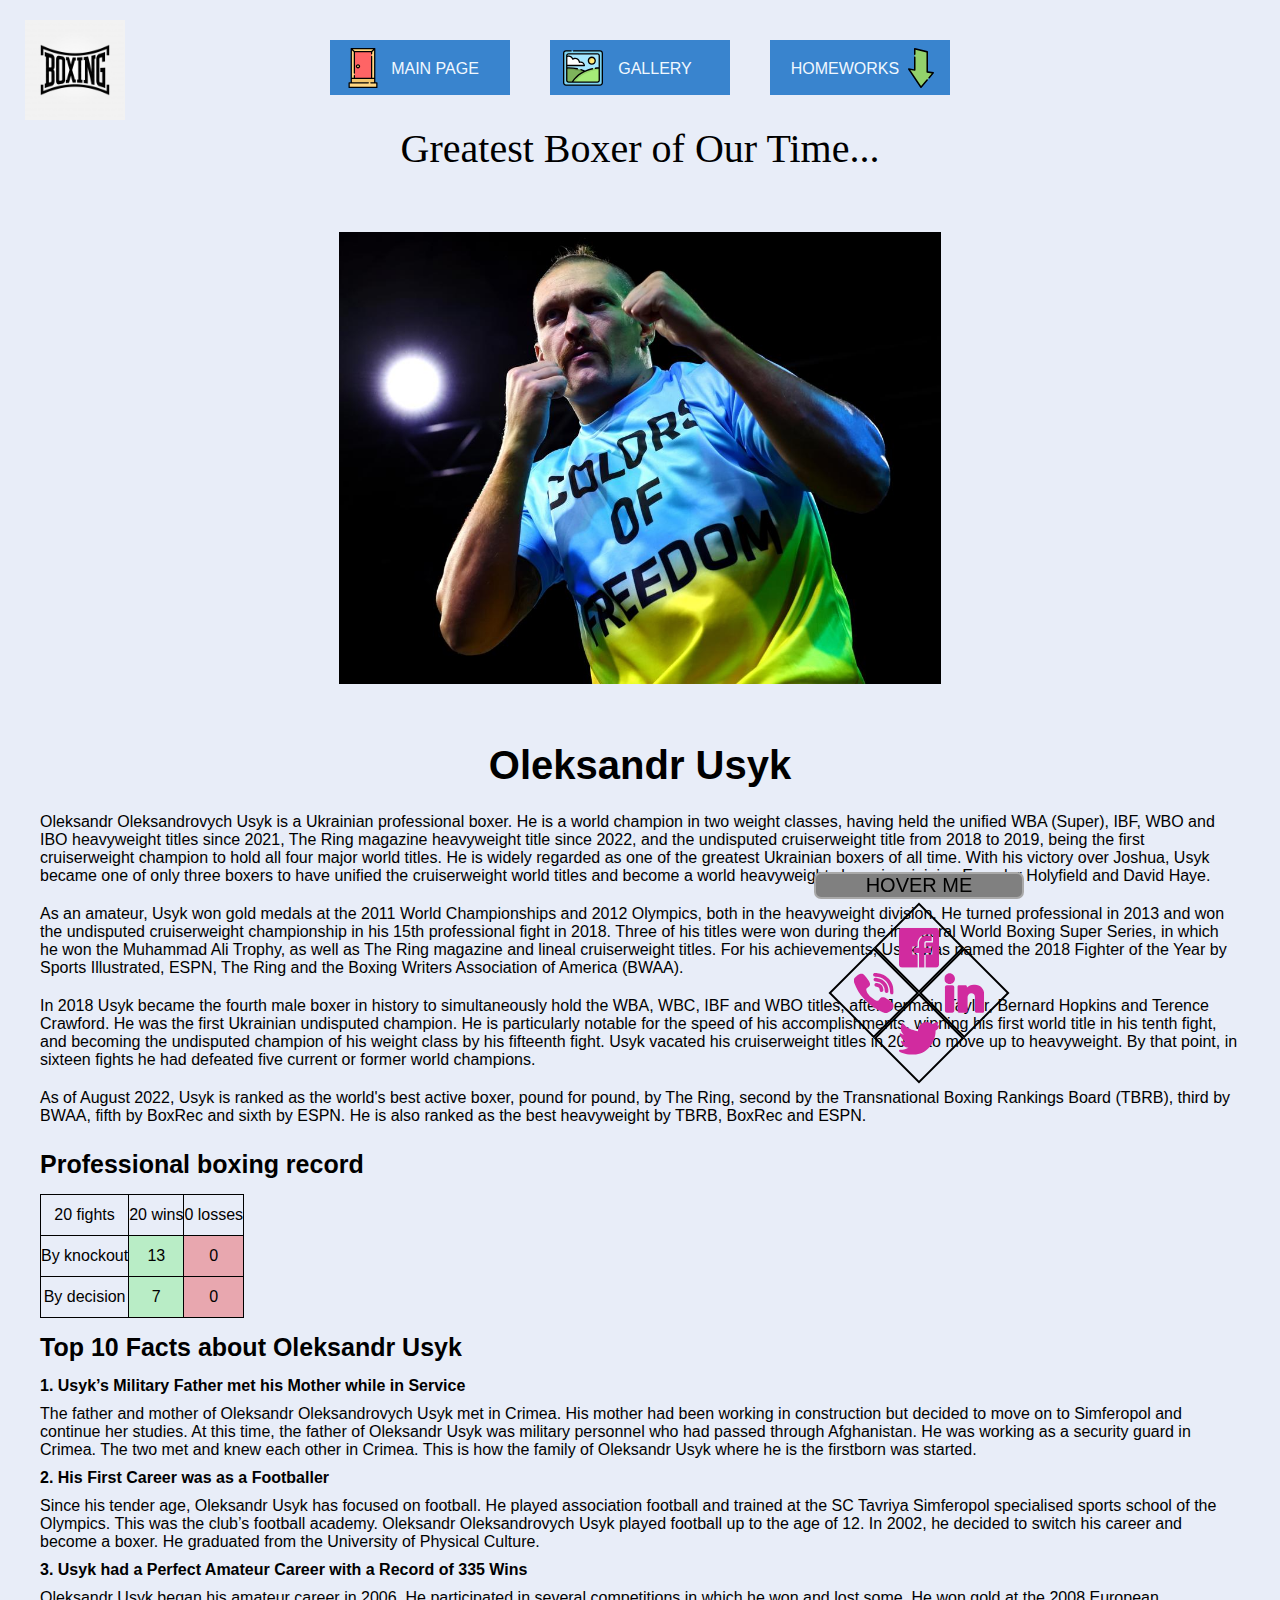
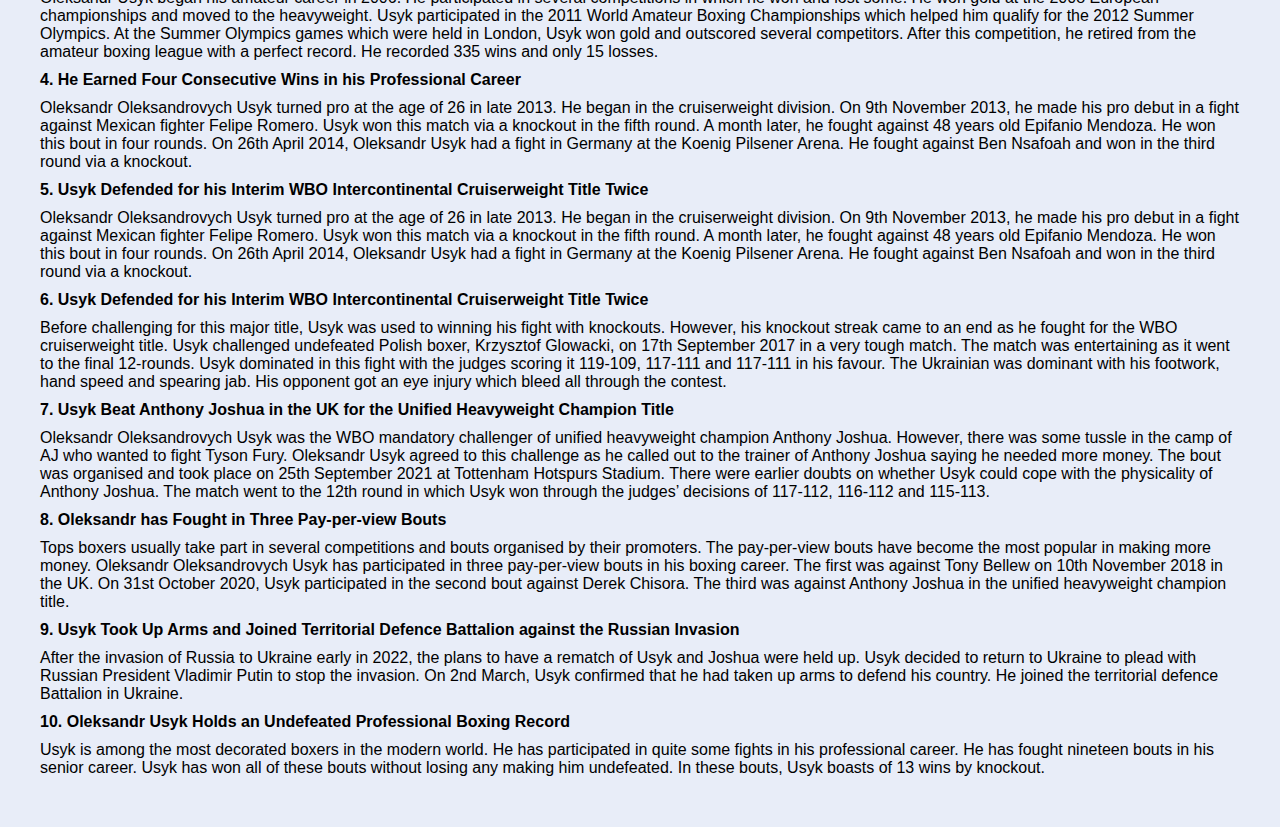
<file: index.html>
<!DOCTYPE html>
<html lang="en">

<head>
    <meta charset="UTF-8">
    <title>GOAT</title>
    <link rel="stylesheet" href="css/style.css">
</head>
<body>
    <div class="wrapper">


        <div class="hover_me">
            <div class="upper_hover">HOVER ME</div>
            <div class="lower_hover">
                <ul class="hover_ul">
                    <li>
                        <a href="">
                            <svg><use xlink:href="images/sprite.svg#facebook"></use></svg>
                        </a>
                    </li>
                    <li>
                        <a href="">
                            <svg><use xlink:href="images/sprite.svg#linkedin"></use></svg>
                        </a>
                    </li>
                    <li>
                        <a href="">
                            <svg><use xlink:href="images/sprite.svg#viber"></use></svg>
                        </a>
                    </li>
                    <li>
                        <a href="">
                            <svg><use xlink:href="images/sprite.svg#twitter"></use></svg>
                        </a>
                    </li>
                </ul>
            </div>
            </div>


        <img class="logo" src="images/logo.jpg" alt="LOGO">
        <div class="console">
            <ul class="main_ul">
                <li class="mpgal-button"><a href="#">MAIN PAGE</a>
                    <svg class="menu_svg1 svgmenu">
                        <use xlink:href="images/sprite.svg#home"></use>
                    </svg></li>
                <li class="mpgal-button"><a href="gallery/index.html">GALLERY</a>
                    <svg class="menu_svg1 svgmenu">
                        <use xlink:href="images/sprite.svg#gallery"></use>
                    </svg></li>
                <li class="hw"><a>HOMEWORKS</a>
                    <ul class="inner_ul">
                        <li><a href="table.html">TABLE</a></li>
                        <li><a href="cards/index.html">CARDS</a></li>
                        <li><a href="float/index.html">FLOAT</a></li>
                        <li class="rel-li"><a>LAYOUTS </a>
                            <ul class="site_ul">
                                <li><a href="first_site/index.html" target="_blank">FIRST SITE</a></li>
                            </ul>
                            <svg class="menu_svg3 svgmenu">
                                <use xlink:href="images/sprite.svg#arrow"></use>
                            </svg>
                        </li>
                    </ul>
                    <svg class="menu_svg2 svgmenu">
                        <use xlink:href="images/sprite.svg#arrow"></use>
                    </svg>
                </li>
            </ul>
        </div>
        <H1>Greatest Boxer of Our Time...
        </H1>
        <p class="image">
            <a href="gallery/index.html">
                <img width="602" height="452" src="images/usyk_main_photo.jpeg" alt="Usyk" href="gallery/index.html">
            </a>
        </p>
        <div style="text-align: left">
            <h2>Oleksandr Usyk</h2>
            <div class="main_article">
                <p><strong>Oleksandr Oleksandrovych Usyk</strong> is a Ukrainian professional
                    boxer. He is a world champion in two weight classes, having held the unified WBA (Super), IBF, WBO
                    and
                    IBO heavyweight titles since 2021, The Ring magazine heavyweight title since 2022, and the
                    undisputed
                    cruiserweight title from 2018 to 2019, being the first cruiserweight champion to hold all four major
                    world titles. He is widely regarded as one of the greatest Ukrainian boxers of all time. With his
                    victory over Joshua, Usyk became one of only three boxers to have unified the cruiserweight world
                    titles
                    and become a world heavyweight champion, joining Evander Holyfield and David Haye.</p>
                <p>As an amateur, Usyk won gold medals at the 2011 World Championships and 2012 Olympics, both in the
                    heavyweight division. He turned professional in 2013 and won the undisputed cruiserweight
                    championship
                    in his 15th professional fight in 2018. Three of his titles were won during the inaugural World
                    Boxing
                    Super Series, in which he won the Muhammad Ali Trophy, as well as The Ring magazine and lineal
                    cruiserweight titles. For his achievements, Usyk was named the 2018 Fighter of the Year by Sports
                    Illustrated, ESPN, The Ring and the Boxing Writers Association of America (BWAA).</p>
                <p>In 2018 Usyk became the fourth male boxer in history to simultaneously hold the WBA, WBC, IBF and WBO
                    titles, after Jermain Taylor, Bernard Hopkins and Terence Crawford. He was the first Ukrainian
                    undisputed champion. He is particularly notable for the speed of his accomplishments, winning his
                    first
                    world title in his tenth fight, and becoming the undisputed champion of his weight class by his
                    fifteenth fight. Usyk vacated his cruiserweight titles in 2019 to move up to heavyweight. By that
                    point,
                    in sixteen fights he had defeated five current or former world champions.</p>
                <p>As of August 2022, Usyk is ranked as the world's best active boxer, pound for pound, by The Ring,
                    second
                    by the Transnational Boxing Rankings Board (TBRB), third by BWAA, fifth by BoxRec and sixth by ESPN.
                    He
                    is also ranked as the best heavyweight by TBRB, BoxRec and ESPN.</p>
            </div>
            <div>
                <h3>Professional boxing record</h3>
                <table>
                    <tbody>
                        <tr>
                            <th>20 fights</th>
                            <th>20 wins</th>
                            <th>0 losses</th>
                        </tr>
                        <tr>
                            <th>By knockout</th>
                            <th class="green">13</th>
                            <th class="red">0</th>
                        </tr>
                        <tr>
                            <th>By decision</th>
                            <th class="green">7</th>
                            <th class="red">0</th>
                        </tr>
                    </tbody>
                </table>
            </div>
            <div>
                <h3>Top 10 Facts about Oleksandr Usyk</h3>
                <ol>
                    <li> Usyk’s Military Father met his Mother while in Service
                        <p>The father and mother of Oleksandr Oleksandrovych Usyk met in Crimea. His mother had been
                            working in construction but decided to move on to Simferopol and continue her studies. At
                            this time, the father of Oleksandr Usyk was military personnel who had passed through
                            Afghanistan. He was working as a security guard in Crimea. The two met and knew each other
                            in Crimea. This is how the family of Oleksandr Usyk where he is the firstborn was started.
                        </p>
                    </li>

                    <li>His First Career was as a Footballer <p>
                            Since his tender age, Oleksandr Usyk has focused on football. He played association football
                            and trained at the SC Tavriya Simferopol specialised sports school of the Olympics. This was
                            the club’s football academy. Oleksandr Oleksandrovych Usyk played football up to the age of
                            12. In 2002, he decided to switch his career and become a boxer. He graduated from the
                            University of Physical Culture.</p>
                    </li>
                    <li>Usyk had a Perfect Amateur Career with a Record of 335 Wins <p>Oleksandr Usyk began his amateur
                            career in 2006. He participated in several competitions in which he won and lost some. He
                            won gold at the 2008 European
                            championships and moved to the heavyweight. Usyk participated in the 2011 World Amateur
                            Boxing Championships which helped him qualify for the 2012 Summer Olympics. At the Summer
                            Olympics games which were held in London, Usyk won gold and outscored several competitors.
                            After this competition, he retired from the amateur boxing league with a perfect record. He
                            recorded 335 wins and only 15 losses.</p>
                    </li>
                    <li>He Earned Four Consecutive Wins in his Professional Career <p>Oleksandr Oleksandrovych Usyk
                            turned pro at the age of 26 in late
                            2013. He began in the cruiserweight division. On 9th November 2013, he made his pro debut in
                            a fight against Mexican fighter Felipe Romero. Usyk won this match via a knockout in the
                            fifth round. A month later, he fought against 48 years old Epifanio Mendoza. He won this
                            bout in four rounds. On 26th April 2014, Oleksandr Usyk had a fight in Germany at the Koenig
                            Pilsener Arena. He fought against Ben Nsafoah and won in the third round via a knockout.</p>
                    </li>
                    <li>Usyk Defended for his Interim WBO Intercontinental Cruiserweight Title
                        Twice <p>Oleksandr Oleksandrovych Usyk turned pro at the age of 26 in
                            late 2013. He began in the cruiserweight division. On 9th November 2013, he made his pro
                            debut in a fight against Mexican fighter Felipe Romero. Usyk won this match via a knockout
                            in the fifth round. A month later, he fought against 48 years old Epifanio Mendoza. He won
                            this bout in four rounds. On 26th April 2014, Oleksandr Usyk had a fight in Germany at the
                            Koenig Pilsener Arena. He fought against Ben Nsafoah and won in the third round via a
                            knockout.</p>
                    </li>
                    <li>Usyk Defended for his Interim WBO Intercontinental Cruiserweight Title
                        Twice <p>Before challenging for this major title, Usyk was used to
                            winning his fight with knockouts. However, his knockout streak came to an end as he fought
                            for the WBO cruiserweight title. Usyk challenged undefeated Polish boxer, Krzysztof
                            Glowacki, on 17th September 2017 in a very tough match. The match was entertaining as it
                            went to the final 12-rounds. Usyk dominated in this fight with the judges scoring it
                            119-109, 117-111 and 117-111 in his favour. The Ukrainian was dominant with his footwork,
                            hand speed and spearing jab. His opponent got an eye injury which bleed all through the
                            contest.</p>
                    </li>
                    <li>Usyk Beat Anthony Joshua in the UK for the Unified Heavyweight
                        Champion Title <p>Oleksandr Oleksandrovych Usyk was the WBO mandatory
                            challenger of unified heavyweight champion Anthony Joshua. However, there was some tussle in
                            the camp of AJ who wanted to fight Tyson Fury. Oleksandr Usyk agreed to this challenge as he
                            called out to the trainer of Anthony Joshua saying he needed more money. The bout was
                            organised and took place on 25th September 2021 at Tottenham Hotspurs Stadium. There were
                            earlier doubts on whether Usyk could cope with the physicality of Anthony Joshua. The match
                            went to the 12th round in which Usyk won through the judges’ decisions of 117-112, 116-112
                            and 115-113.</p>
                    </li>
                    <li>Oleksandr has Fought in Three Pay-per-view Bouts <p>Tops boxers usually take part in several
                            competitions and bouts
                            organised by their promoters. The pay-per-view bouts have become the most popular in making
                            more money. Oleksandr Oleksandrovych Usyk has participated in three pay-per-view bouts in
                            his boxing career. The first was against Tony Bellew on 10th November 2018 in the UK. On
                            31st October 2020, Usyk participated in the second bout against Derek Chisora. The third was
                            against Anthony Joshua in the unified heavyweight champion title.</p>
                    </li>
                    <li>Usyk Took Up Arms and Joined Territorial Defence Battalion against the
                        Russian Invasion <p>After the invasion of Russia to Ukraine early in
                            2022, the plans to have a rematch of Usyk and Joshua were held up. Usyk decided to return to
                            Ukraine to plead with Russian President Vladimir Putin to stop the invasion. On 2nd March,
                            Usyk confirmed that he had taken up arms to defend his country. He joined the territorial
                            defence Battalion in Ukraine.</p>
                    </li>
                    <li>Oleksandr Usyk Holds an Undefeated Professional Boxing Record <p>Usyk is among the most
                            decorated boxers in the modern world. He
                            has participated in quite some fights in his professional career. He has fought nineteen
                            bouts in his senior career. Usyk has won all of these bouts without losing any making him
                            undefeated. In these bouts, Usyk boasts of 13 wins by knockout.</p>
                    </li>
                </ol>
            </div>
        </div>
        <!-- <div class="social_networks">
    <a class="icon_container" href="http://facebook.com" target="_blank">
        <svg class="icon">
            <use xlink:href="images/sprite.svg#facebook"></use>
        </svg>
    </a>
    <a class="icon_container" href="https://www.linkedin.com" target="_blank">
        <svg class="icon">
            <use xlink:href="images/sprite.svg#linkedin"></use>
        </svg>
    </a>
    <a class="icon_container" href="https://twitter.com" target="_blank">
        <svg class="icon">
            <use xlink:href="images/sprite.svg#twitter"></use>
        </svg>
    </a>
    <a class="icon_container" href="https://www.viber.com" target="_blank">
        <svg class="icon">
            <use xlink:href="images/sprite.svg#viber"></use>
        </svg>
    </a>
    <a class="icon_container" href="https://www.whatsapp.com" target="_blank">
        <svg class="icon">
            <use xlink:href="images/sprite.svg#whatsapp"></use>
        </svg>
    </a>
        </div> -->
        </div>
        

    </div>
</body>

</html>
</file>
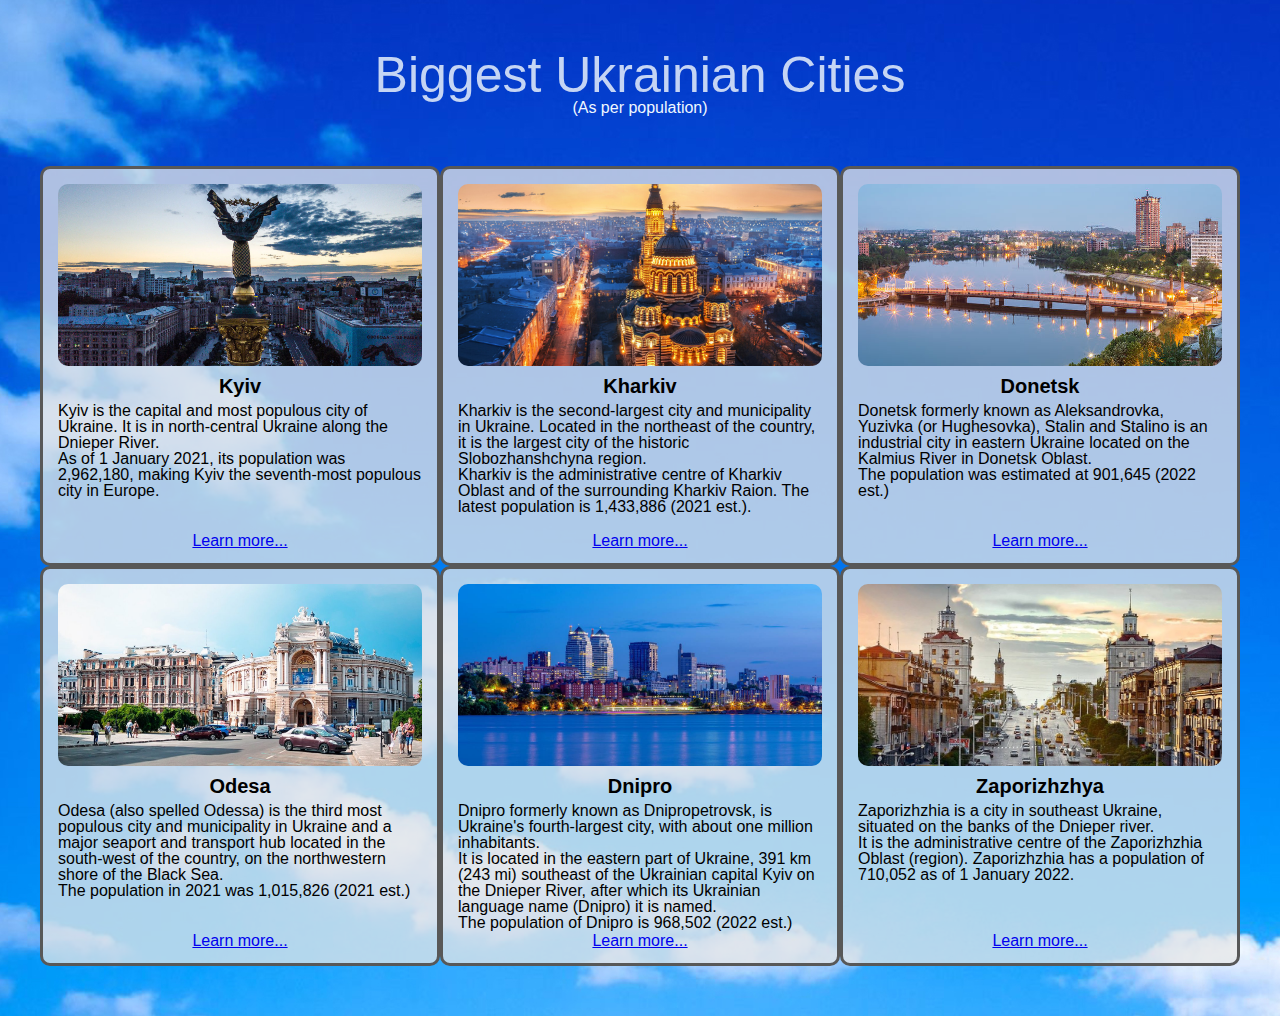
<file: cards/index.html>
<!DOCTYPE html>
<html lang="en">
<head>
    <meta charset="UTF-8">
    <title>Box sizing</title>
    <link rel="stylesheet" href="css/style.css">
</head>
<body class="body">
    <div class="wrapper">
        <h1>Biggest Ukrainian Cities</h1>
        <p class="header">(As per population)</p>
        <div class="parent">
            <div class="child">
                <img class="image" src="images/Kiyv.jpeg" alt="Kiyv">
                <h2>Kyiv</h2>
                <div class="textinfo">
                    <p>Kyiv is the capital and most populous city of Ukraine. It is in north-central Ukraine along the Dnieper River.</p>
                <p>As of 1 January 2021, its population was 2,962,180, making Kyiv the seventh-most populous city in Europe.</p>
                </div>
                <div class="link"><a href="https://en.wikipedia.org/wiki/Kyiv" >Learn more...</a></div>
            </div>
            <div class="child">
                <img class="image" src="images/Kharkiv.jpeg" alt="Kharkiv">
                <h2>Kharkiv</h2>
                <div class="textinfo">
                <p>Kharkiv is the second-largest city and municipality in Ukraine. Located in the northeast of the country, it is the largest city of the historic Slobozhanshchyna region.</p>
                <p>Kharkiv is the administrative centre of Kharkiv Oblast and of the surrounding Kharkiv Raion. The latest population is 1,433,886 (2021 est.).</p>
                </div>
                <a class="link" href="https://en.wikipedia.org/wiki/Kharkiv" >Learn more...</a>
            </div>
            <div class="child">
                <img class="image" src="images/Donetsk.jpeg" alt="Donetsk">
                <h2>Donetsk</h2>
                <div class="textinfo">
                <p>Donetsk formerly known as Aleksandrovka, Yuzivka (or Hughesovka), Stalin and Stalino is an industrial city in eastern Ukraine located on the Kalmius River in Donetsk Oblast.</p>
                <p>The population was estimated at 901,645 (2022 est.)</p>
                </div>
                <a class="link" href="https://en.wikipedia.org/wiki/Donetsk" >Learn more...</a>
            </div>
            <div class="child">
                <img class="image" src="images/Odesa.jpeg" alt="Odesa">
                <h2>Odesa</h2>
                <div class="textinfo">
                <p>Odesa (also spelled Odessa) is the third most populous city and municipality in Ukraine and a major seaport and transport hub located in the south-west of the country, on the northwestern shore of the Black Sea.</p>
                <p>The population in 2021 was 1,015,826 (2021 est.)</p>
                </div>
                <a class="link" href="https://en.wikipedia.org/wiki/Odesa" >Learn more...</a>
            </div>
            <div class="child">
                <img class="image" src="images/Dnepr.jpeg" alt="Dnepr">
                <h2>Dnipro</h2>
                <div class="textinfo">
                <p>Dnipro formerly known as Dnipropetrovsk, is Ukraine's fourth-largest city, with about one million inhabitants.</p>
                <p>It is located in the eastern part of Ukraine, 391 km (243 mi) southeast of the Ukrainian capital Kyiv on the Dnieper River, after which its Ukrainian language name (Dnipro) it is named.</p>
                <p>The population of Dnipro is 968,502 (2022 est.)</p>
                </div>
                <a class="link" href="https://en.wikipedia.org/wiki/Dnipro" >Learn more...</a>
            </div>
            <div class="child">
                <img class="image" src="images/Zaporizhzhya.jpeg" alt="Zaporizhzhya">
                <h2>Zaporizhzhya</h2>
                <div class="textinfo">
                <p>Zaporizhzhia is a city in southeast Ukraine, situated on the banks of the Dnieper river.</p>
                <p>It is the administrative centre of the Zaporizhzhia Oblast (region). Zaporizhzhia has a population of 710,052 as of 1 January 2022.</p>
                </div>
                <a class="link" href="https://en.wikipedia.org/wiki/Zaporizhzhia" >Learn more...</a>
            </div>

        </div>

    </div>
</body>
</html>
</file>
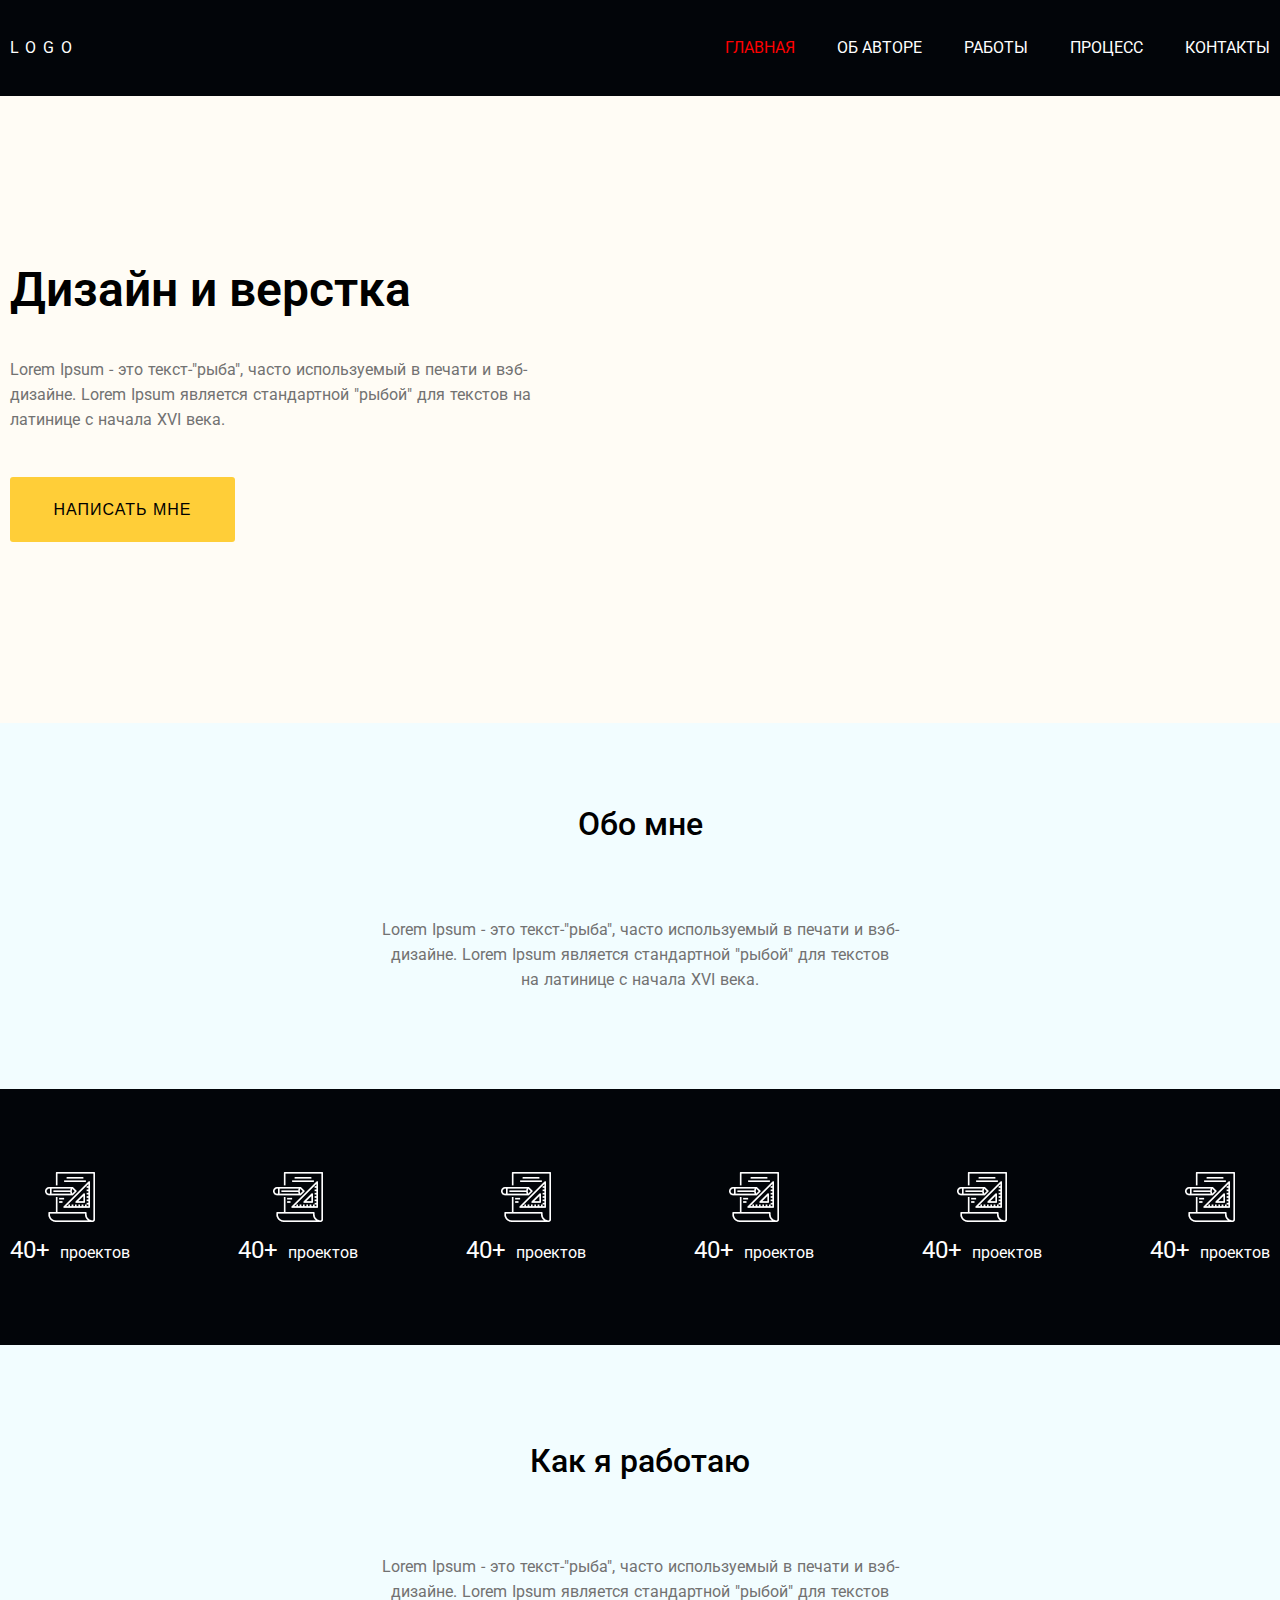
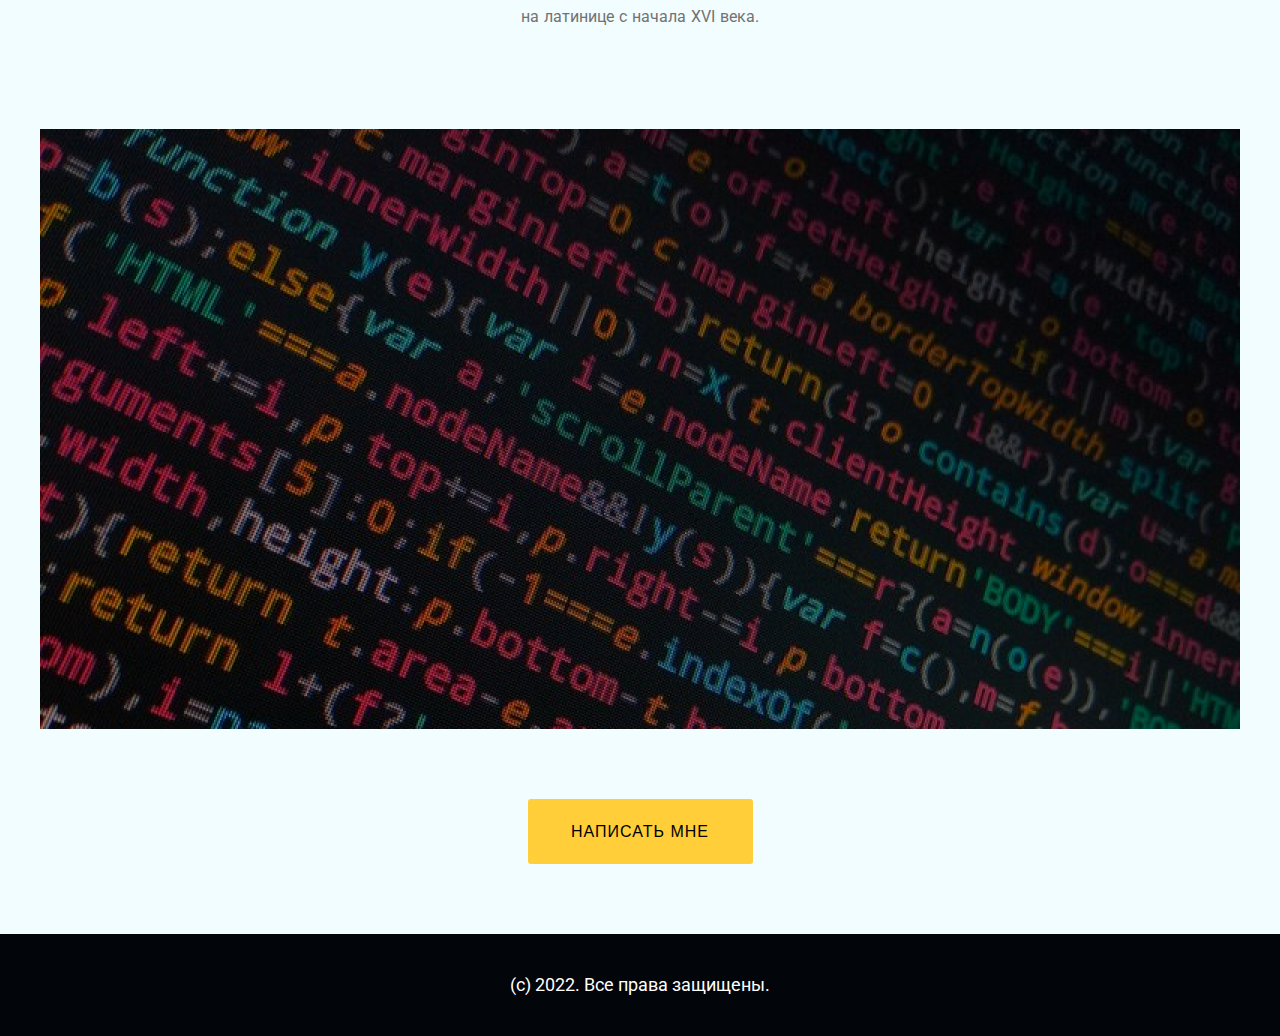
<file: first_site/index.html>
<!DOCTYPE html>
<html lang="en">
<head>
    <meta charset="UTF-8">
    <title>Document</title>
    <link rel="preconnect" href="https://fonts.googleapis.com"> 
    <link rel="preconnect" href="https://fonts.gstatic.com" crossorigin> 
    <link href="https://fonts.googleapis.com/css2?family=Roboto&display=swap" rel="stylesheet"> 
    <link rel="stylesheet" href="css/style.css">
</head>
<body>
    <div class="wrapper">
        <div class="first_container">
            <div class="hdr-ftr">
                <div class="container_flexbox width_main">
                    <div class="logo">LOGO</div>
                    <ul class="menu_bar">
                        <li class="active" href="#">ГЛАВНАЯ</li>
                        <li>ОБ АВТОРЕ</li>
                        <li>РАБОТЫ</li>
                        <li>ПРОЦЕСС</li>
                        <li>КОНТАКТЫ</li>
                    </ul>
                </div>
            </div>
        <div class="second_container">
            <div class="h1_flexbox width_main">
                <h1>Дизайн и верстка</h1>
                <p>Lorem Ipsum - это текст-"рыба", часто используемый в печати и вэб-дизайне. Lorem Ipsum является стандартной "рыбой" для текстов на латинице с начала XVI века.</p>
                <button class="mail_button" href="mailto:sashaiva7@gmail.com" target="_blank">НАПИСАТЬ МНЕ</button>
            </div>
        </div>
        <div class="third_container">
            <div class="about_me width_main">
                <h2>Обо мне</h2>
                <p class="standart_text">Lorem Ipsum - это текст-"рыба", часто используемый в печати и вэб-дизайне. Lorem Ipsum является стандартной "рыбой" для текстов на латинице с начала XVI века.</p>
            </div>
        </div>
        <div class="fourth_container">
            <div class="flex_img width_main">
                <div class="img_box">
                    <img src="image/Slice.png" alt="img">
                    <p><span>40+</span>проектов</p>
                </div>
                <div class="img_box">
                    <img src="image/Slice.png" alt="img">
                    <p><span>40+</span>проектов</p>
                </div>
                <div class="img_box">
                    <img src="image/Slice.png" alt="img">
                    <p><span>40+</span>проектов</p>
                </div>
                <div class="img_box">
                    <img src="image/Slice.png" alt="img">
                    <p><span>40+</span>проектов</p>
                </div>
                <div class="img_box">
                    <img src="image/Slice.png" alt="img">
                    <p><span>40+</span>проектов</p>
                </div>
                <div class="img_box">
                    <img src="image/Slice.png" alt="img">
                    <p><span>40+</span>проектов</p>
                </div>
            </div>
        </div>
        <div class="fifth_container">
            <div class="working_style width_main">
                <h2>Как я работаю</h2>
                <p class="standart_text">Lorem Ipsum - это текст-"рыба", часто используемый в печати и вэб-дизайне. Lorem Ipsum является стандартной "рыбой" для текстов на латинице с начала XVI века.</p>
                <img src="image/Photo.png" alt="img">
                <button class="mail_button" href="mailto:sashaiva7@gmail.com" target="_blank">НАПИСАТЬ МНЕ</button>
            </div>
        </div>
        <div class="sixth_container">
                <div class="hdr-ftr">
                    <p class="rights">(с) 2022. Все права защищены.</p>
                </div>
        </div>
    </div>
</body>
</html>
</file>
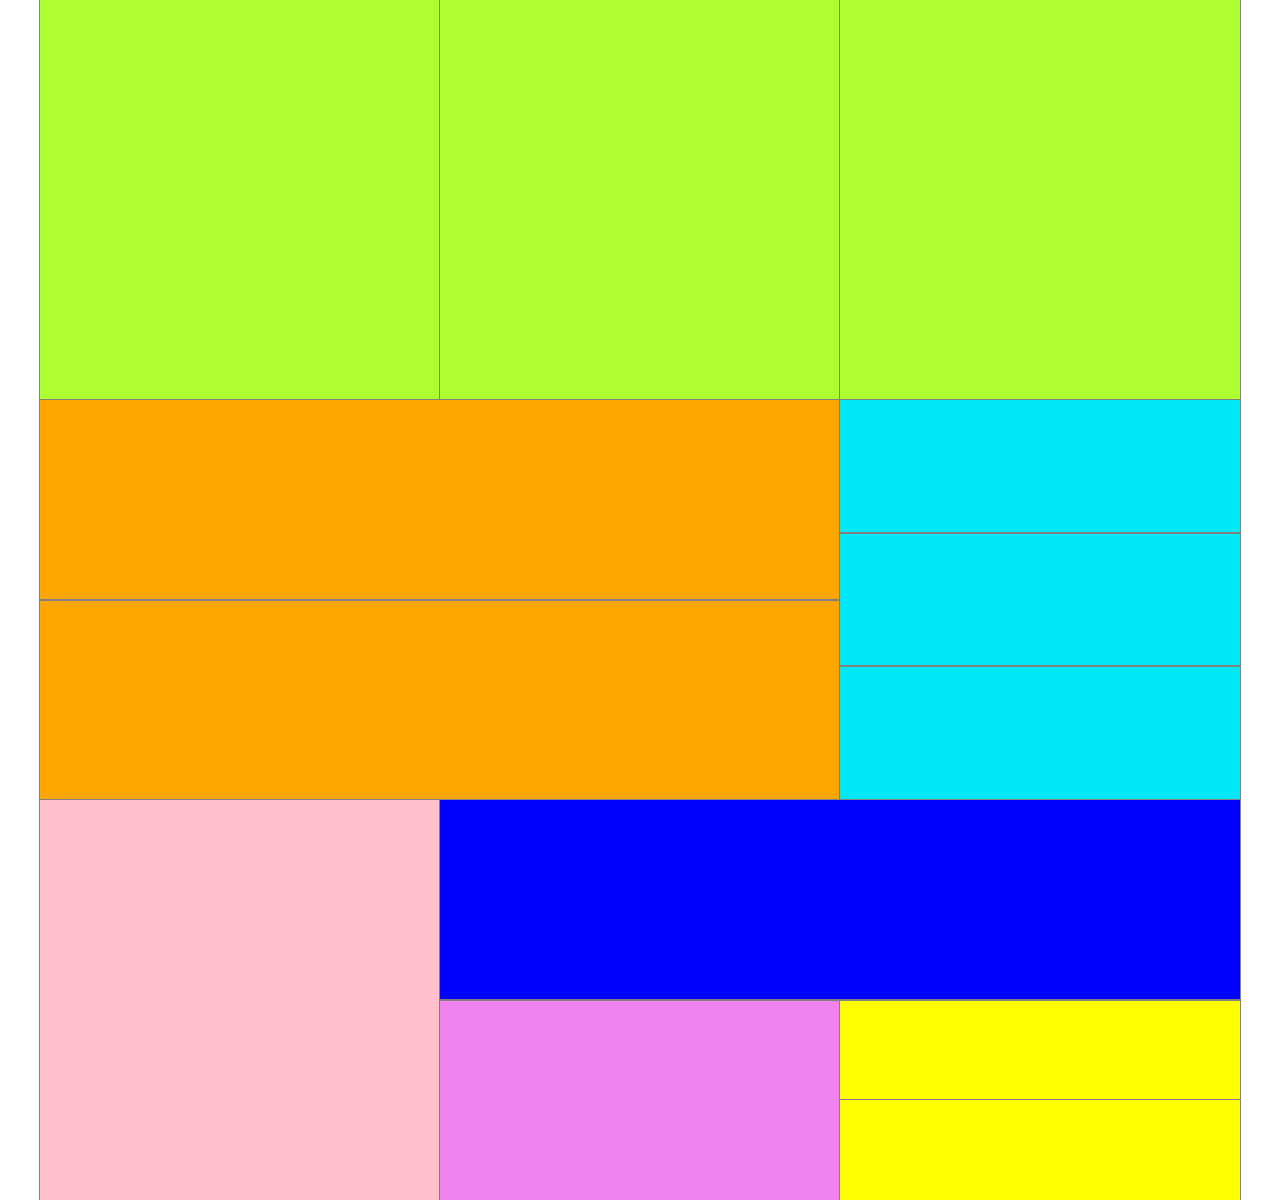
<file: float/index.html>
<!DOCTYPE html>
<html lang="en">
<head>
    <meta charset="UTF-8">
    <title>Float layout</title>
    <link rel="stylesheet" href="css/style.css">
</head>
<body>
    <div class="main_container">
        <div class="first_line clearfix">
            <div></div>
            <div></div>
            <div></div>
        </div>
        <div class="second_line clearfix">
            <div class="second_1">
                <div></div>
                <div></div>
            </div>
            <div class="second_2">
                <div></div>
                <div></div>
                <div></div>
            </div>
        </div>
        <div class="third_line clearfix">
            <div class="third_1"></div>
            <div class="third_2">
                <div class="third_upper"></div>
                <div class="third_lower">
                    <div class="third_lower1"></div>
                    <div class="third_lower2">
                        <div></div>
                        <div></div>
                    </div>
                </div>
            </div>
        </div>
    </div>
</body>
</html>
</file>
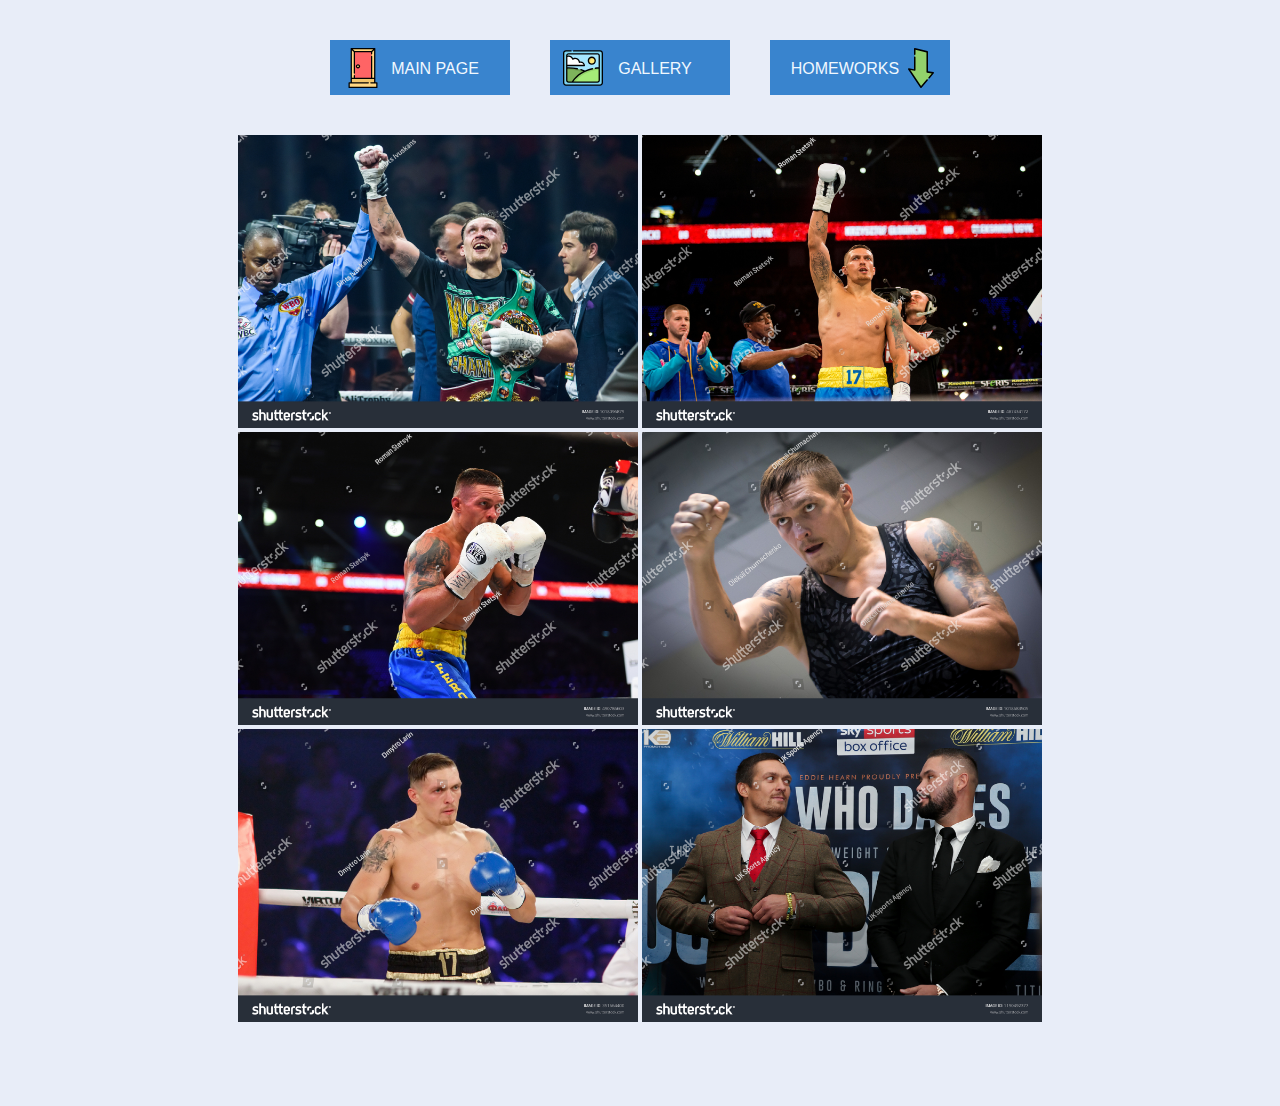
<file: gallery/index.html>
<!DOCTYPE html>
<html lang="en">

<head>
    <meta charset="UTF-8">
    <title>Document</title>
    <link rel="stylesheet" href="../css/style.css">
</head>

<body>
    <div class="wrapper">
        <div class="console">
            <ul class="main_ul">
                <li class="mpgal-button"><a href="../index.html">MAIN PAGE</a>
                    <svg class="menu_svg1 svgmenu">
                        <use xlink:href="../images/sprite.svg#home"></use>
                    </svg></li>
                <li class="mpgal-button"><a href="#">GALLERY</a>
                    <svg class="menu_svg1 svgmenu">
                        <use xlink:href="../images/sprite.svg#gallery"></use>
                    </svg></li>
                <li class="hw"><a>HOMEWORKS</a>
                    <ul class="inner_ul">
                        <li><a href="../table.html">TABLE</a></li>
                        <li><a href="../cards/index.html">CARDS</a></li>
                        <li><a href="../float/index.html">FLOAT</a></li>
                        <li class="rel-li"><a>LAYOUTS </a>
                            <ul class="site_ul">
                                <li><a href="../first_site/index.html" target="_blank">FIRST SITE</a></li>
                            </ul>
                            <svg class="menu_svg3 svgmenu">
                                <use xlink:href="../images/sprite.svg#arrow"></use>
                            </svg>
                        </li>
                    </ul>
                    <svg class="menu_svg2 svgmenu">
                        <use xlink:href="../images/sprite.svg#arrow"></use>
                    </svg>
                </li>
            </ul>
        </div>
        <div class="image">
            <div class="img_container"><img class="gallery_img" src="../images/1.jpeg" alt="Usyk1">
                <div class="textblock"><p>Lorem ipsum dolor sit amet, consectetur adipiscing elit, sed do eiusmod
                        tempor incididunt ut labore et dolore magna aliqua. Ut enim ad minim veniam, quis nostrud
                        exercitation ullamco laboris nisi ut aliquip ex ea commodo consequat.</p></div></img>
            </div>
            <div class="img_container"><img class="gallery_img" src="../images/2.jpg" alt="Usyk2">
                <div class="textblock"><p>Lorem ipsum dolor sit amet, consectetur adipiscing elit, sed do eiusmod
                        tempor incididunt ut labore et dolore magna aliqua. Ut enim ad minim veniam, quis nostrud
                        exercitation ullamco laboris nisi ut aliquip ex ea commodo consequat.</p></div></img>
            </div>
            <div class="img_container"><img class="gallery_img" src="../images/3.jpg" alt="Usyk3">
                <div class="textblock"><p>Lorem ipsum dolor sit amet, consectetur adipiscing elit, sed do eiusmod
                        tempor incididunt ut labore et dolore magna aliqua. Ut enim ad minim veniam, quis nostrud
                        exercitation ullamco laboris nisi ut aliquip ex ea commodo consequat.</p></div></img>
            </div>
            <div class="img_container"><img class="gallery_img" src="../images/4.jpg" alt="Usyk4">
                <div class="textblock"><p>Lorem ipsum dolor sit amet, consectetur adipiscing elit, sed do eiusmod
                        tempor incididunt ut labore et dolore magna aliqua. Ut enim ad minim veniam, quis nostrud
                        exercitation ullamco laboris nisi ut aliquip ex ea commodo consequat.</p></div></img>
            </div>
            <div class="img_container"><img class="gallery_img" src="../images/5.jpg" alt="Usyk5">
                <div class="textblock"><p>Lorem ipsum dolor sit amet, consectetur adipiscing elit, sed do eiusmod
                        tempor incididunt ut labore et dolore magna aliqua. Ut enim ad minim veniam, quis nostrud
                        exercitation ullamco laboris nisi ut aliquip ex ea commodo consequat. Duis aute irure dolor in
                        reprehenderit in voluptate velit esse cillum dolore eu fugiat nulla pariatur.</p></div></img>
            </div>
            <div class="img_container"><img class="gallery_img" src="../images/6.jpg" alt="Usyk6">
                <div class="textblock"><p>Lorem ipsum dolor sit amet, consectetur adipiscing elit, sed do eiusmod
                        tempor incididunt ut labore et dolore magna aliqua. Ut enim ad minim veniam, quis nostrud
                        exercitation ullamco laboris nisi ut aliquip ex ea commodo consequat. Duis aute irure dolor in
                        reprehenderit in voluptate velit esse cillum dolore eu fugiat nulla pariatur.</p></div></img>
            </div>
        </div>
    </div>
</body>

</html>
</file>
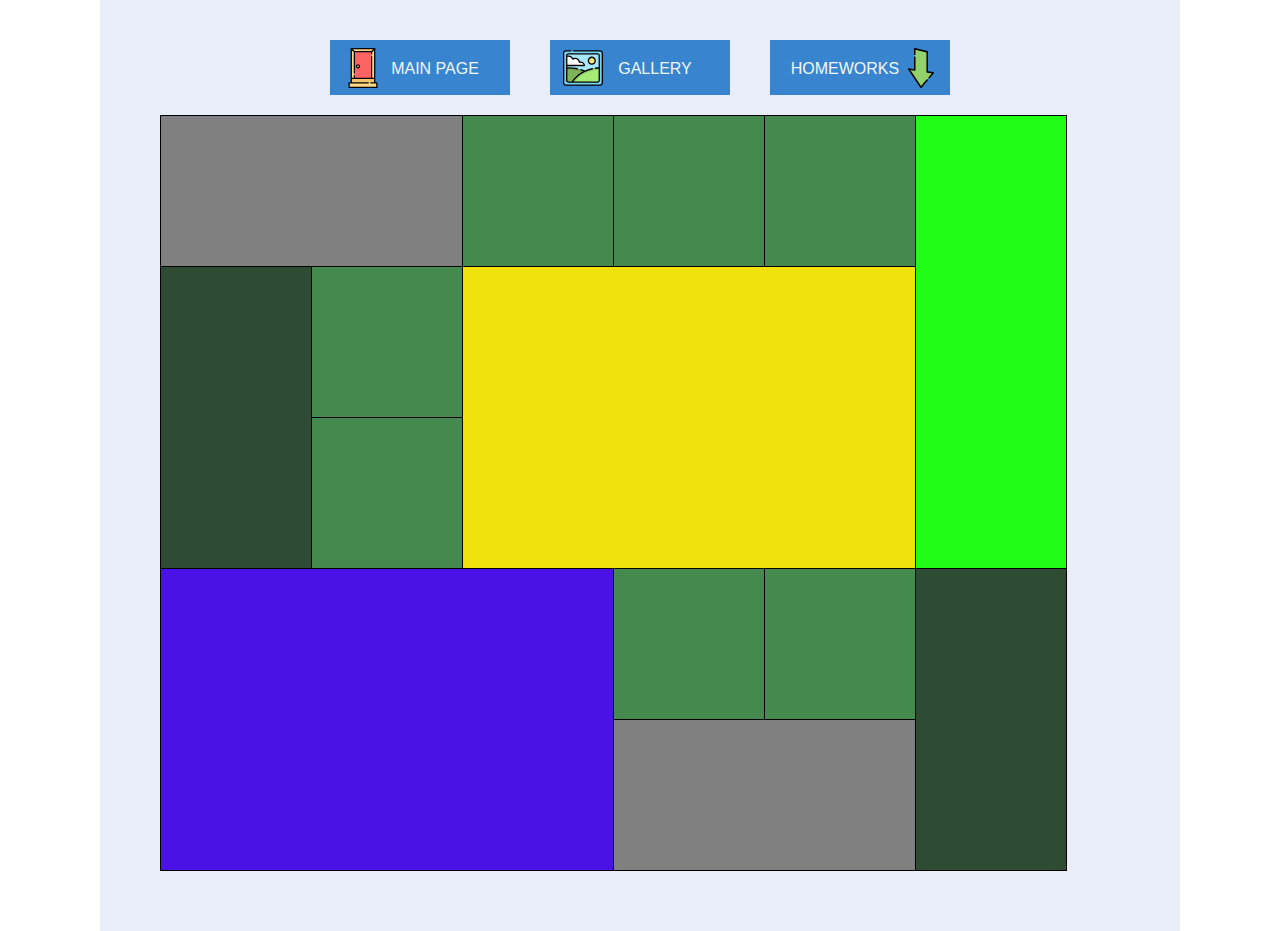
<file: table.html>
<!DOCTYPE html>
<html lang="en">
<head>
    <meta charset="UTF-8">
    <title>Table</title>
    <link rel="stylesheet" href="css/style.css">
    <style> table, tr, td, th{border: 1px solid rgb(0, 0, 0)} td, tr{width: 150px; height: 150px;}</style>
</head>
<body style="text-align: center;">
    <div style="margin-left: auto; margin-right: auto; width: 1000px; text-align: center; font-family: Arial, Helvetica, sans-serif; background-color: rgba(56, 100, 196, 0.116); padding: 40px;">
        <div>
            <ul class="main_ul">
                <li class="mpgal-button"><a href="index.html">MAIN PAGE</a>
                    <svg class="menu_svg1 svgmenu">
                        <use xlink:href="images/sprite.svg#home"></use>
                    </svg></li>
                <li class="mpgal-button"><a href="gallery/index.html">GALLERY</a>
                    <svg class="menu_svg1 svgmenu">
                        <use xlink:href="images/sprite.svg#gallery"></use>
                    </svg></li>
                <li class="hw"><a>HOMEWORKS</a>
                    <ul class="inner_ul">
                        <li><a href="#">TABLE</a></li>
                        <li><a href="cards/index.html">CARDS</a></li>
                        <li><a href="float/index.html">FLOAT</a></li>
                        <li class="rel-li"><a>LAYOUTS </a>
                            <ul class="site_ul">
                                <li><a href="first_site/index.html" target="_blank">FIRST SITE</a></li>
                            </ul>
                            <svg class="menu_svg3 svgmenu">
                                <use xlink:href="images/sprite.svg#arrow"></use>
                            </svg>
                        </li>
                    </ul>
                    <svg class="menu_svg2 svgmenu">
                        <use xlink:href="images/sprite.svg#arrow"></use>
                    </svg>
                </li>
            </ul>
    <div> 
        <table style="margin: 20px">
            <tbody>
    <tr>
        <td colspan="2" style="background-color:grey"></td>
        <td style="background-color:rgb(68, 138, 78)"></td>
        <td style="background-color:rgb(68, 138, 78)"></td>
        <td style="background-color:rgb(68, 138, 78)"></td>
        <td rowspan="3" style="background-color:rgb(33, 253, 22)"></td>
    </tr>
    <tr>
        <td rowspan="2" style="background-color:rgb(46, 76, 51)"></td>
        <td style="background-color:rgb(68, 138, 78)"></td>
        <td colspan="3" rowspan="2" style="background-color:rgb(241, 226, 14)"></td>
    </tr>
    <tr>
        <td style="background-color:rgb(68, 138, 78)"></td>
    </tr>
    <tr>
        <td colspan="3" rowspan="2" style="background-color:rgb(74, 18, 228)"></td>
        <td style="background-color:rgb(68, 138, 78)"></td>
        <td style="background-color:rgb(68, 138, 78)"></td>
        <td rowspan="2" style="background-color:rgb(46, 76, 51)"></td>
    </tr>
    <tr>
        <td colspan="2" style="background-color:grey"></td>
    </tr>
     </tbody>
        </table>
    </div>
</div>
</body>
</html>
</file>
<file: css/style.css>
html, body, div, span, applet, object, iframe,
h1, h2, h3, h4, h5, h6, p, blockquote, pre,
a, abbr, acronym, address, big, cite, code,
del, dfn, em, img, ins, kbd, q, s, samp,
small, strike, strong, sub, sup, tt, var,
b, u, i, center,
dl, dt, dd, ol, ul, li,
fieldset, form, label, legend,
table, caption, tbody, tfoot, thead, tr, th, td,
article, aside, canvas, details, embed, 
figure, figcaption, footer, header, hgroup, 
menu, nav, output, ruby, section, summary,
time, mark, audio, video {
	margin: 0;
	padding: 0;
	border: 0;
	font-size: 100%;
	font: inherit;
	vertical-align: baseline;
}
/* HTML5 display-role reset for older browsers */
article, aside, details, figcaption, figure, 
footer, header, hgroup, menu, nav, section {
	display: block;
}
ol, ul {
	list-style: none;
}
blockquote, q {
	quotes: none;
}
blockquote:before, blockquote:after,
q:before, q:after {
	content: '';
	content: none;
}
table {
	border-collapse: collapse;
	border-spacing: 0;
}



h1 {
    font-size: 40px;
    font-family: impact, fantasy; 
    font-stretch:expanded; 
    font-weight:300;
    margin: 30px auto 20px auto;
}
h2 {
    font-size: 40px;
    font-weight: 800;
    text-align: center;
    padding: 15px 0;
}
h3 {
    font-size: 25px;
    font-weight: 700;
    text-align: left;
    padding: 15px 0;    
}
.wrapper {
    margin-left: auto;
    margin-right: auto;
    width: 1200px;
    text-align: center;
    font-family: Arial, Helvetica, sans-serif;
    background-color: rgba(56, 100, 196, 0.116);
    padding: 40px;
    position: relative;
    overflow: hidden;
}

.logo {
    position: absolute;
    width: 100px;
    height: 100px;
    top: 20px;
    left: 25px;
}

.main_ul {
    display: flex;  
    justify-content: center;
    column-gap: 40px;
}

.main_ul li {
    height: 15px;
    width: 130px;
    background-color: rgb(57, 132, 206);
}
.mpgal-button {
    padding: 20px 10px 20px 40px;
    height: 55px;
    width: 180px;
    background-color: rgb(57, 132, 206);
    position: relative;
}

.menu_svg1 {
    left: 7%;
    z-index: 11;
}
.menu_svg2 {
    right: 5%;
    z-index: 10;
    transform: rotate(90deg) ;
}
.menu_svg3 {
    transform: rotate(180deg) ;
    left: -10px;
}
.svgmenu {
    position: absolute;
    height: 40px;
    width: 40px;
    top: 50%;
    margin-top: -20px;
}

.rel-li {
    position: relative;
}


.main_ul > li a {
    text-transform: uppercase;
    text-decoration: none;
    color: aliceblue;
}

.inner_ul {
    position: absolute;
    top: 100%;
    left: 1000%;
    transition: all 1s cubic-bezier(.42,.97,.52,1.2);
    z-index: 50;

}
.hw:hover .inner_ul {
    left: 0;
}


.site_ul {
    position: absolute;
    right: -1000%;
    top: 0;
    z-index: 10;
    transition: all 1s cubic-bezier(.42,.97,.52,1.2);
}


.rel-li:hover .site_ul {
    right: 100%;
}



.hw {
    padding: 20px 40px 20px 10px;
    height: 15px;
    width: 130px;
    background-color: rgb(57, 132, 206);
    position: relative;
}

.hw li {
    height: 55px;
    width: 180px;
    display: flex;
    justify-content: center;
    align-items: center;
}

.main_ul li:hover, .inner_ul li:hover {
    background: rgb(47, 0, 255);
}




.rel-li {
    position: relative;
}


.main_article > p {
    padding: 10px 0;
}
table tr th {
    border: black 1px solid;
    text-align: center;
    vertical-align: middle;
    height: 40px;
}
ol li {
    font-weight: bold;
}
ol li > p {
    font-size: 400;
    padding: 10px 0;
    font-weight: 200;
}
ol {
    list-style: none;
    counter-reset: li;
}
ol li:before {
    counter-increment: li; 
    content: counters(li,".") ". ";
}
.green {
    background-color:rgba(12, 236, 20, 0.215)
}
.red {
    background-color:rgba(232, 13, 13, 0.311)
}
.image {
    padding: 40px 0;

}

.img_container {
    display: inline-block;
    position: relative;
    width: 400px;
    height: 293px;
    overflow: hidden;
    cursor: pointer;
}

.gallery_img {
    width: 100%;
    height: 100%;
}

.textblock {
    display: none;
    width: 100%;
    height: 160px;
    overflow: hidden;
    position: absolute;
    box-sizing: border-box;
    text-align: center;
    background-color: rgba(143, 144, 144, 0.811);
    top: 50%;
    margin-top: -80px;
}

.img_container:hover .textblock {
    display: flex;
    flex-flow: column;
    justify-content: center; 

}

.img_container:hover .gallery_img {
    opacity: 0.8;
}

.icon {
    width: 50px;
    height: 50px;
    fill: rgb(57, 132, 206);
}

.icon_container + .icon_container {
    margin-left: 20px;
}

.icon_container:hover .icon {
    fill: rgba(182, 23, 23, 0.444);
}

.icon_container {
    display: inline-block;
}

.social_networks {
    padding-top: 30px;
}

.hover_me {
    position: fixed;
    bottom: 0;
    right: 20vw;
    transition: ease 1s ;
    transform: translateY(calc(100% - 28px));
}

.upper_hover {
    text-align: center;
    background: grey;
    border: solid darkgray 2px;
    border-radius: 7px;
    font-size: 20px;
    animation: shaking 1s infinite; 
}

@keyframes shaking {
    0% { transform: rotate(0deg); }
    10% { transform: translate(0, -10px) rotate(-1deg); }
    20% { transform: translate(0, -10px) rotate(1deg); }
    30% { transform: translate(0, -10px) rotate(0deg); }
    40% { transform: translate(0, -10px) rotate(1deg); }
    50% { transform: translate(0, -10px) rotate(-1deg); }
    60% { transform: translate(0, -10px) rotate(0deg); }
    70% { transform: translate(0, -10px) rotate(-1deg); }
    80% { transform: translate(0, -10px) rotate(1deg); }
    90% { transform: translate(0, -10px) rotate(0deg); }
    100% { transform: rotate(-1deg); }
}

.hover_me a {
    text-decoration: none;
    color: black;
    display: block;
}

.hover_ul svg {
    width: 40px;
    height: 40px;
    transform: rotate(-45deg);
    fill: rgb(209, 43, 159);
}

.hover_ul li {
    display: inline-block;
    height: 40px;
    width: 40px;
    border: 2px rgb(0, 0, 0) solid;
    font-size: 12px;
    line-height: 0;
    padding: 10px;
}

.hover_ul  {
    transform: rotate(45deg);
    font-size: 0;
    width: 150px;

}

.hover_me:hover {
    transform: translateY(0);
}

.hover_me:hover .upper_hover {
    animation: none;
}

.hover_ul li:hover  {
    background:rgba(209, 43, 159, 0.152);
}

.lower_hover {
    padding: 30px;
}
</file>
<file: cards/css/style.css>
html, body, div, span, applet, object, iframe,
h1, h2, h3, h4, h5, h6, p, blockquote, pre,
a, abbr, acronym, address, big, cite, code,
del, dfn, em, img, ins, kbd, q, s, samp,
small, strike, strong, sub, sup, tt, var,
b, u, i, center,
dl, dt, dd, ol, ul, li,
fieldset, form, label, legend,
table, caption, tbody, tfoot, thead, tr, th, td,
article, aside, canvas, details, embed, 
figure, figcaption, footer, header, hgroup, 
menu, nav, output, ruby, section, summary,
time, mark, audio, video {
	margin: 0;
	padding: 0;
	border: 0;
	font-size: 100%;
	font: inherit;
	vertical-align: baseline;
}
/* HTML5 display-role reset for older browsers */
article, aside, details, figcaption, figure, 
footer, header, hgroup, menu, nav, section {
	display: block;
}
body {
	line-height: 1;
}
ol, ul {
	list-style: none;
}
blockquote, q {
	quotes: none;
}
blockquote:before, blockquote:after,
q:before, q:after {
	content: '';
	content: none;
}
table {
	border-collapse: collapse;
	border-spacing: 0;
}

body {
    background-image: url(../images/sky.jpeg);
}
.wrapper {
    padding: 50px 0 0 0 ;
    width: 1200px;
    text-align: center;
    margin: auto;
    font-family: Arial, Helvetica;
}
h1 {
    font-size: 50px;
    color: rgb(197, 213, 244);
}
h2 {
    margin: 7px 0;
    font-weight: bold;
    font-size: 20px;
}
h1 + p {
    color: aliceblue;
}
.header {
    text-align: center;
}
.parent {
    font-size: 0;
    padding: 50px 0;
}
.child {
    background: rgba(231, 231, 231, 0.752);
    width: 400px;
    height: 400px;
    display: inline-block;
    padding: 15px;
    
    border-radius: 10px;
    border: solid rgb(88, 88, 88);
    box-sizing: border-box;
    font-size: 16px;
    transition: 0.5s;
}
.child:hover {
    transform: scale(1.1); 
    background-color: rgb(187, 203, 232) ;
}

.image {
    width: 100%;
    border-radius: 10px;
}
h2 {
    font-weight: bold;
}
div > p {
    text-align: left;
}
.textinfo {
    height: 130px;
}
</file>
<file: first_site/css/style.css>
*, *::before, *::after {
    box-sizing: border-box;
}

html, body, div, span, applet, object, iframe,
h1, h2, h3, h4, h5, h6, p, blockquote, pre,
a, abbr, acronym, address, big, cite, code,
del, dfn, em, img, ins, kbd, q, s, samp,
small, strike, strong, sub, sup, tt, var,
b, u, i, center,
dl, dt, dd, ol, ul, li,
fieldset, form, label, legend,
table, caption, tbody, tfoot, thead, tr, th, td,
article, aside, canvas, details, embed, 
figure, figcaption, footer, header, hgroup, 
menu, nav, output, ruby, section, summary,
time, mark, audio, video {
	margin: 0;
	padding: 0;
	border: 0;
	font-size: 100%;
	font: inherit;
	vertical-align: baseline;
}
/* HTML5 display-role reset for older browsers */
article, aside, details, figcaption, figure, 
footer, header, hgroup, menu, nav, section {
	display: block;
}
body {
	line-height: 1;
}
ol, ul {
	list-style: none;
}
blockquote, q {
	quotes: none;
}
blockquote:before, blockquote:after,
q:before, q:after {
	content: '';
	content: none;
}
table {
	border-collapse: collapse;
	border-spacing: 0;
}

.wrapper {
    margin: 0 auto;
	font-family: 'Roboto';
}

.hdr-ftr {
    background-color: rgb(2, 5, 9);
    text-align: center;
}

.container_flexbox {
    margin: 0 auto;
	padding: 40px 10px;
    display: flex;
    justify-content: space-between;
	align-items: center;
}

.logo  {
	color: white;
	letter-spacing: 7px;
}

.menu_bar {
    display: flex;
    gap: 42px;
	color: white;
}

.active {
	color: red;
}

.second_container {
	background-color: rgba(255, 205, 56, 5%);
}

.h1_flexbox {
	display: flex;
	flex-direction: column;
    margin: 0 auto;
	padding: 170px 10px 181px 10px;
}

h1 {
	font-size: 48px;
	font-weight: 600;
	padding-bottom: 43px;
}

.h1_flexbox p {
	font-size: 16px;
	color: rgb(114, 114, 114);
	max-width: 525px;
	line-height: 25px;
	word-spacing: 1px;
	padding-bottom: 45px;
}

.mail_button {
	width: 225px;
	height: 65px;
	border: none;
	background-color: rgb(255, 206, 56);
	font-size: 16px;
	letter-spacing: 1px;
	border-radius: 3px;
}

.third_container {
	background-color: rgba( 0, 207, 350, 5%);
}

.about_me {
    margin: 0 auto;
	padding: 85px 10px 97px 10px;
	text-align: center;
	display: flex;
	flex-direction: column;
	align-items: center;
}

h2 {
	font-size: 32px;
	font-weight: 500;
	padding-bottom: 77px;
}

.standart_text {
	font-size: 16px;
	color: rgb(114, 114, 114);
	line-height: 25px;
	word-spacing: 1px;
	max-width: 520px;
}

.fourth_container {
    background-color: rgb(2, 5, 9);
}

.flex_img {
    margin: 0 auto;
	padding: 83px 10px;
	display: flex;
    justify-content: space-between;
	align-items: center;
}

.img_box > img {
	height: 50px;
	width: 50px;
	text-align: center;
	margin-left: +35px;
}

.img_box p {
    color: white;
	padding-top: 13px;
	font-size: 16px;
}

.img_box span {
    font-size: 24px;
	margin-right: 10px;
}

.fifth_container {
    background-color: rgb(0, 207, 250, 5%);
}
.working_style {
	padding: 100px 10px 70px 10px;
    margin: 0 auto;
	display: flex;
	flex-direction: column;
	align-items: center;
    text-align: center;
}

.working_style img {
	margin: 100px 0 70px 0;
	width: 1200px;
	height: 600px;
}

.rights {
	color: white;
	font-size: 18px;
	vertical-align: middle;
	padding: 42px 0;
	display: flex;
	align-items: center;
	justify-content: center;
}

.width_main {
	max-width: 1320px;
	margin: 0 auto;
}
</file>
<file: float/css/style.css>
html, body, div, span, applet, object, iframe,
h1, h2, h3, h4, h5, h6, p, blockquote, pre,
a, abbr, acronym, address, big, cite, code,
del, dfn, em, img, ins, kbd, q, s, samp,
small, strike, strong, sub, sup, tt, var,
b, u, i, center,
dl, dt, dd, ol, ul, li,
fieldset, form, label, legend,
table, caption, tbody, tfoot, thead, tr, th, td,
article, aside, canvas, details, embed, 
figure, figcaption, footer, header, hgroup, 
menu, nav, output, ruby, section, summary,
time, mark, audio, video {
	margin: 0;
	padding: 0;
	border: 0;
	font-size: 100%;
	font: inherit;
	vertical-align: baseline;
}
/* HTML5 display-role reset for older browsers */
article, aside, details, figcaption, figure, 
footer, header, hgroup, menu, nav, section {
	display: block;
}
body {
	line-height: 1;
}
ol, ul {
	list-style: none;
}
blockquote, q {
	quotes: none;
}
blockquote:before, blockquote:after,
q:before, q:after {
	content: '';
	content: none;
}
table {
	border-collapse: collapse;
	border-spacing: 0;
}


.main_container {
    width: 1200px;
    text-align: center;
    margin: auto;
}

.clearfix::after {
    content: '';
    display: block;
    clear: both;
}


.first_line div {
    height: 400px;  
    width: 400px;
    background-color: greenyellow;
    float: left ;
    outline: 1px solid grey;
}

.second_1 div {
    width: 800px; 
    height: 200px;
    background-color: orange;
    outline: 1px solid grey;
}
.second_1 {
    float: left;
}

.second_2 div {
    width: 400px; 
    height: 133px;
    background-color: rgb(0, 232, 248);
    outline: 1px solid grey;
}
.second_2 {
    float: left;
}

.third_1 {
    width: 400px; 
    height: 400px;
    background-color: pink;
    float: left;
    outline: 1px solid grey;
}

.third_2 {
    float: left;
}

.third_upper {
    width: 800px; 
    height: 200px;
    background-color: blue;
    outline: 1px solid grey;
}

.third_lower1 {
    width: 400px; 
    height: 200px;
    background-color:violet;
    outline: 1px solid grey;
    float: left;
}

.third_lower2 div {
    width: 400px; 
    height: 100px;
    background-color: yellow;
    outline: 1px solid grey;
    float: left;
}
</file>
